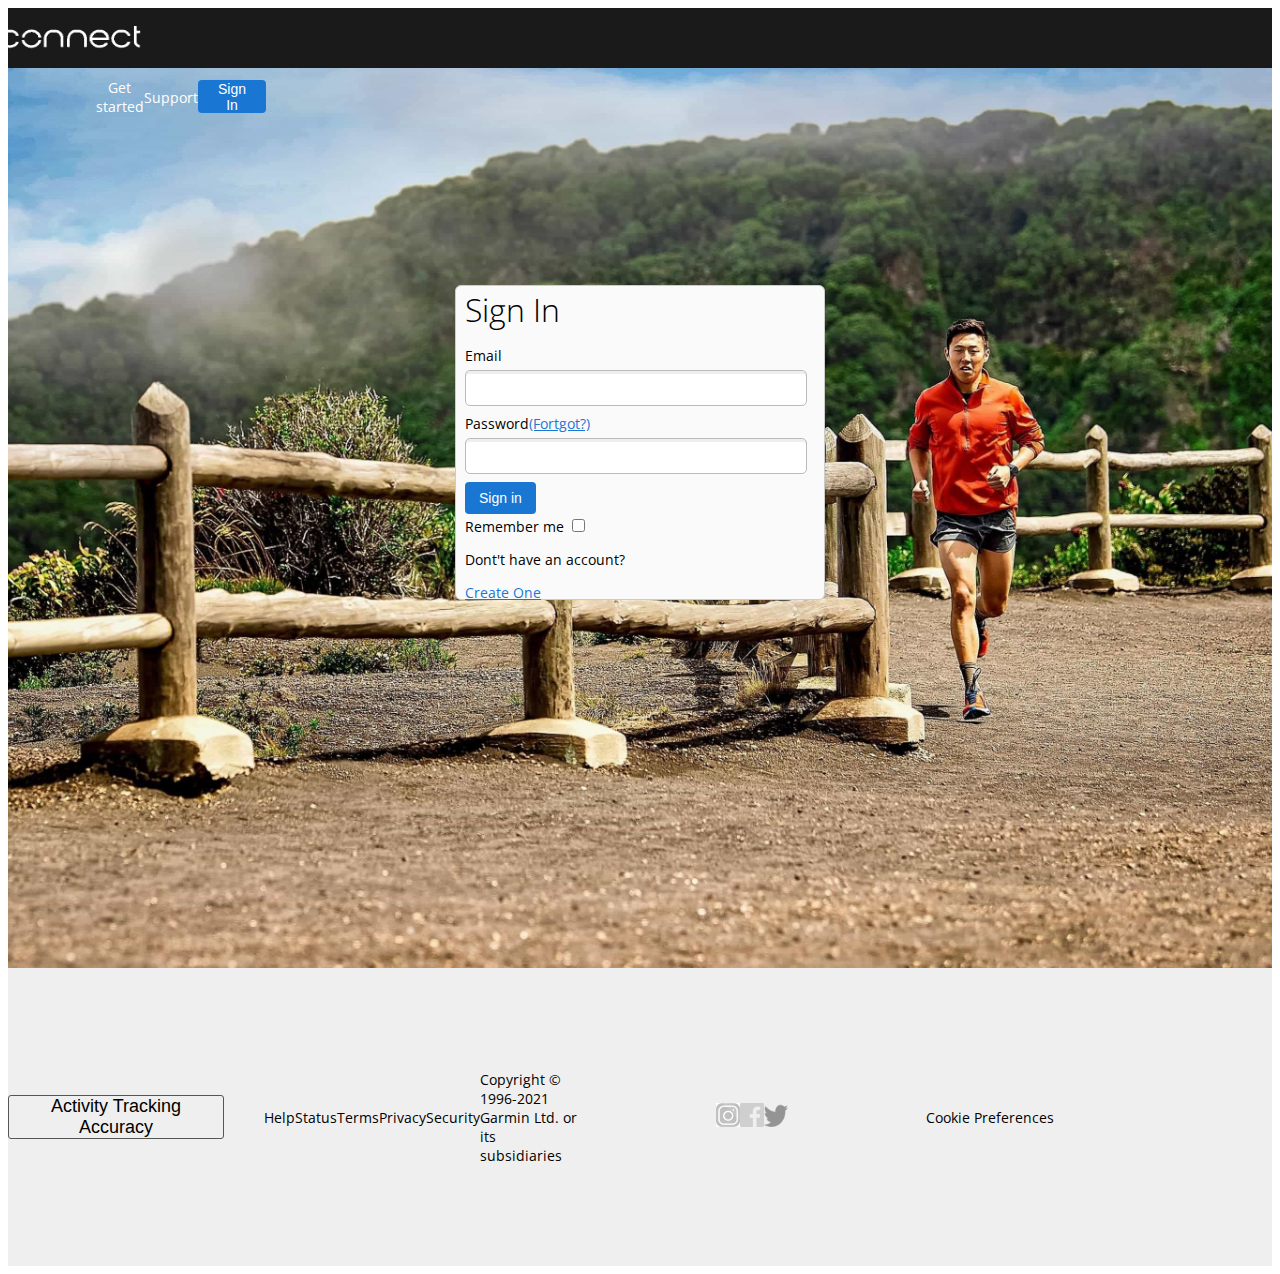
<file: Garmin.html>
<!DOCTYPE html>
<html lang="en">
<head>
    <meta charset="UTF-8">
    <meta http-equiv="X-UA-Compatible" content="IE=edge">
    <meta name="viewport" content="width=device-width, initial-scale=1.0">
    <title>Garmin Connect</title>
    <link href="style.css" rel="stylesheet">
    <link rel="preconnect" href="https://fonts.googleapis.com">
    <link rel="preconnect" href="https://fonts.gstatic.com" crossorigin>
    <link href="https://fonts.googleapis.com/css2?family=Open+Sans:wght@300&display=swap" rel="stylesheet">
</head>
<body>
    <header>
        <div class="menu">
            <nav class="nav">
                <div class="logo">
                    <a href="https: //connect.garmin.com"><img src="logo.png"></a>
                </div>
       
                <div class="links">
                    <ul>
                        <li><a href="https://connect.garmin.com/start/">Get started</a></li>
                        <li><a href="https://connect.garmin.com/support/">Support</a></li>
                        <li><button class="btn" href="https://connect.garmin.com/signin">Sign In</button></li>
                </ul>
                </div>
            </nav>
        </div>
    </header>






    <main class="main">
        <div class="form">
            <form method="post">
                <div class="login">Sign In</div>
                <div>
                    <label for="email">Email</label>
                    <input class="input" type="text" name="wmail" id="email" required>
                </div>

                <div>
                    <label for="password">Password<a href="https://connect.garmin.com/signin/?service=https%3A%2F%2Fconnect.garmin.com%2Fmodern%2F">(Fortgot?)</a></label>
                    <input class="input" type="text" name="password" id="password" required>
                </div>
                
                    <button>Sign in</button> 

                <div>
                    <label for="checkbox">Remember me</label>
                    <input type="checkbox" name="remember-me" value="remember me">
                </div>

                    <p>Dont't have an account?</p><a href="https://connect.garmin.com/signin/?service=https%3A%2F%2Fconnect.garmin.com%2Fmodern%2F">Create One</a>
            </form>
    </div>

    </main>

    <footer class="footer">

        <div class="btn-tracking">
             <button href="https://www.garmin.com/en-GB/legal/atdisclaimer/">Activity Tracking Accuracy</button>
        </div>

        <div class="finlinks">
            <ul>
                <li><a href="https://connect.garmin.com/support/">Help</a></li>
                <li><a href="https://connect.garmin.com/status/">Status</a></li>
                <li><a href="https://www.garmin.com/en-GB/legal/terms-of-use/">Terms</a></li>
                <li><a href="https://www.garmin.com/en-GB/privacy/connect/">Privacy</a></li>
                <li><a href="https://www.garmin.com/en-GB/legal/security/">Security</a></li>
            </ul>
        </div>

        <div class="copyright">
            <p>Copyright © 1996-2021 Garmin Ltd. or its subsidiaries</p>
        </div>

        <div class="social">
            <a href="https://www.instagram.com/garminfitness/"><img src="insta2.png"></a>
            <a href="https://www.facebook.com/garminfit"><img src="fb.png"></a>
            <a href="https://twitter.com/garminfitness"><img src="twit.png"></a>
        </div>
        <div class="cookies">
            <a href="https://connect.garmin.com/signin/">Cookie Preferences</a>
        </div>




        



    </footer>


</body>
</html>

 
<!-- <section class="language-selection">
    <datalis id="language">
        <option value="Eesti"></option>
        <option value="Latviesu"></option>
        <option value="Dansk"></option>
    </datalis>
</section> -->
</file>
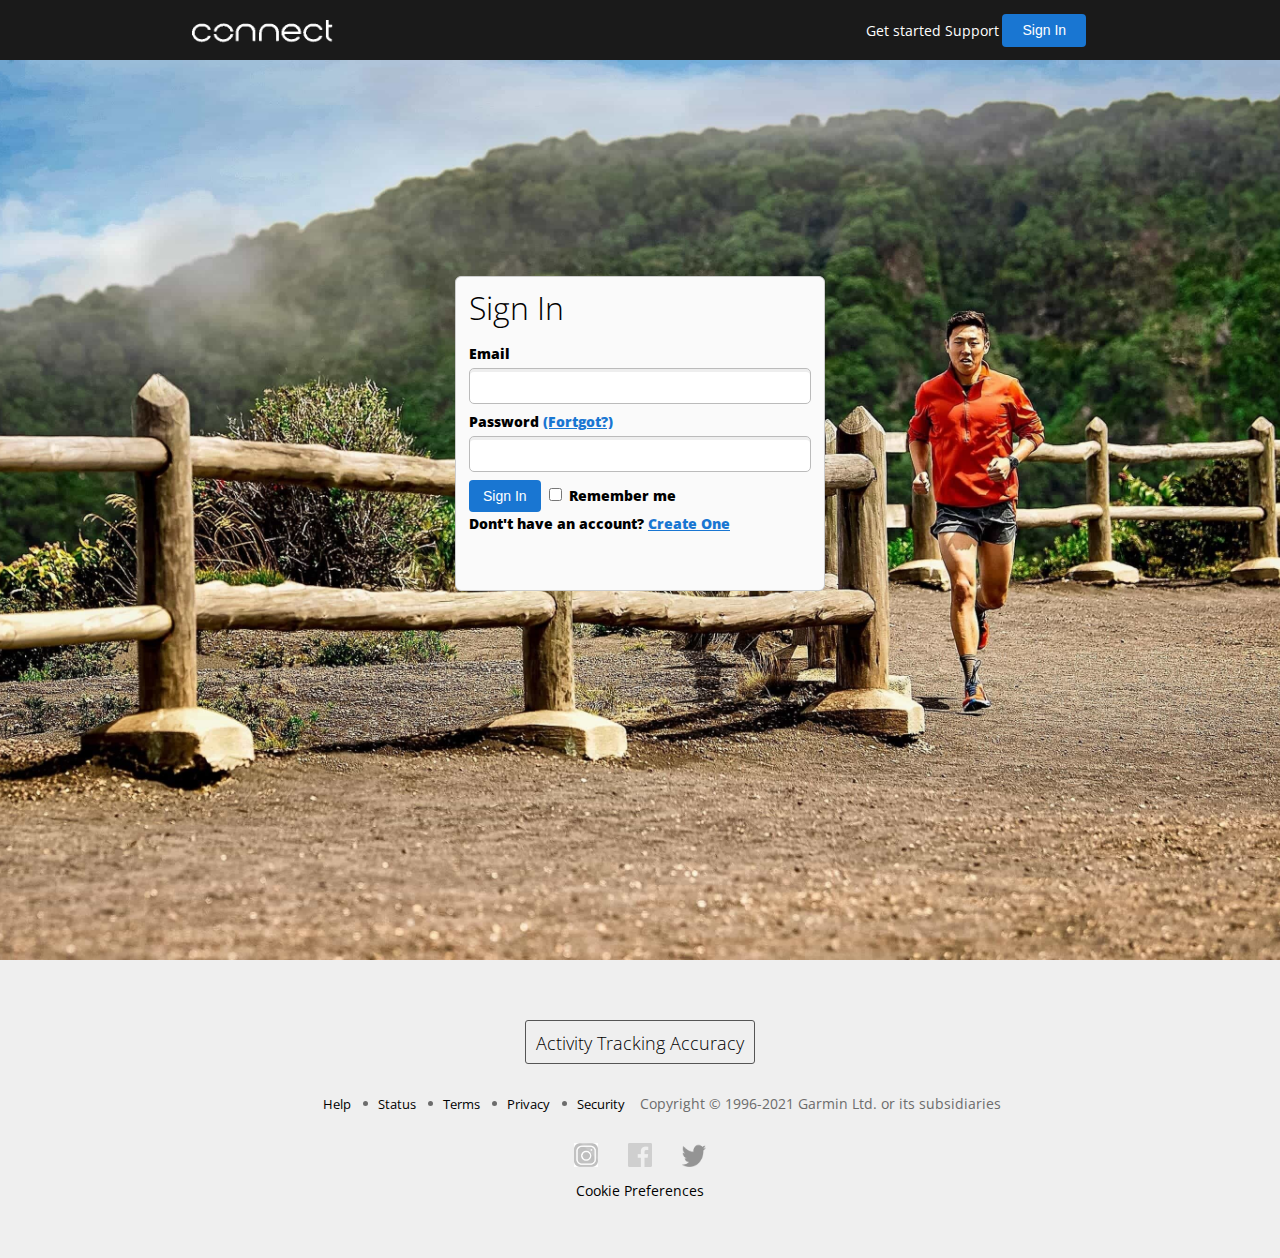
<file: Garmin/Garmin.html>
<!DOCTYPE html>
<html lang="en">
<head>
    <meta charset="UTF-8">
    <meta http-equiv="X-UA-Compatible" content="IE=edge">
    <meta name="viewport" content="width=device-width, initial-scale=1.0">
    <title>Garmin Connect</title>
    <link href="reset.css" rel="stylesheet">
    <link href="style.css" rel="stylesheet">
    <link rel="preconnect" href="https://fonts.googleapis.com">
    <link rel="preconnect" href="https://fonts.gstatic.com" crossorigin>
    <link href="https://fonts.googleapis.com/css2?family=Open+Sans:wght@300&display=swap" rel="stylesheet">
</head>
<body>
    <header>
        <div class="menu">
                <div class="logo">
                    <a href="https: //connect.garmin.com"><img src="logo.png"></a>
                </div>
       
                <div class="links">
                    <ul>
                        <li><a href="https://connect.garmin.com/start/">Get started</a></li>
                        <li><a href="https://connect.garmin.com/support/">Support</a></li>
                        <li><button class="btn" href="https://connect.garmin.com/signin">Sign In</button></li>
                        
                    </ul>
                </div>
        </div>
    </header>


    <main class="main">
        <div class="form">
            <form method="post">
                <div class="login">Sign In</div>
                    <div>
                        <div class="email">
                            <div>
                                <label for="email">Email</label>
                            </div>
                            <div class="inputemail">
                                <input class="input" type="text" name="wmail" id="email" required>
                            </div>
                        </div>

                        <div class="password"></div>
                            <div>
                                <label for="password">Password <a href="https://connect.garmin.com/signin/?service=https%3A%2F%2Fconnect.garmin.com%2Fmodern%2F">(Fortgot?)</a></label>
                            </div>
                            <div>
                                <input class="input" type="text" name="password" id="password" required>
                            </div>
                        </div>
                        
                        <div>
                            <button>Sign In</button>
                            <input type="checkbox" name="remember-me" value="remember me">
                            <label for="checkbox">Remember me</label>
                            
                        </div>
                                <label>Dont't have an account? </label><a href="https://connect.garmin.com/signin/?service=https%3A%2F%2Fconnect.garmin.com%2Fmodern%2F">Create One</a>
                        </div>
                    </div>
                </form>
    </div>

    </main>

    <footer>
        <div class="footer">
            <div class="btn-tracking">
                <button href="https://www.garmin.com/en-GB/legal/atdisclaimer/">Activity Tracking Accuracy</button>
            </div>
            
            <div class="additionals">
                <div class="finlinks">
                        <ul>
                            <li><a href="https://connect.garmin.com/support/">Help</a></li>
                            <li><a href="https://connect.garmin.com/status/">Status</a></li>
                            <li><a href="https://www.garmin.com/en-GB/legal/terms-of-use/">Terms</a></li>
                            <li><a href="https://www.garmin.com/en-GB/privacy/connect/">Privacy</a></li>
                            <li><a href="https://www.garmin.com/en-GB/legal/security/">Security</a></li>
                        </ul>
                </div>

                <div class="copyright">
                    <p>Copyright © 1996-2021 Garmin Ltd. or its subsidiaries</p>
                </div>
            </div>

            

            <div class="social">
                <a href="https://www.instagram.com/garminfitness/"><img src="insta2.png"></a>
                <a href="https://www.facebook.com/garminfit"><img src="fb.png"></a>
                <a href="https://twitter.com/garminfitness"><img src="twit.png"></a>
            </div>
            
            <div class="cookies">
                <a href="https://connect.garmin.com/signin/">Cookie Preferences</a>
            </div>
        </div>




        



    </footer>


</body>
</html>

 
<!-- <section class="language-selection">
    <datalis id="language">
        <option value="Eesti"></option>
        <option value="Latviesu"></option>
        <option value="Dansk"></option>
    </datalis>
</section> -->
</file>
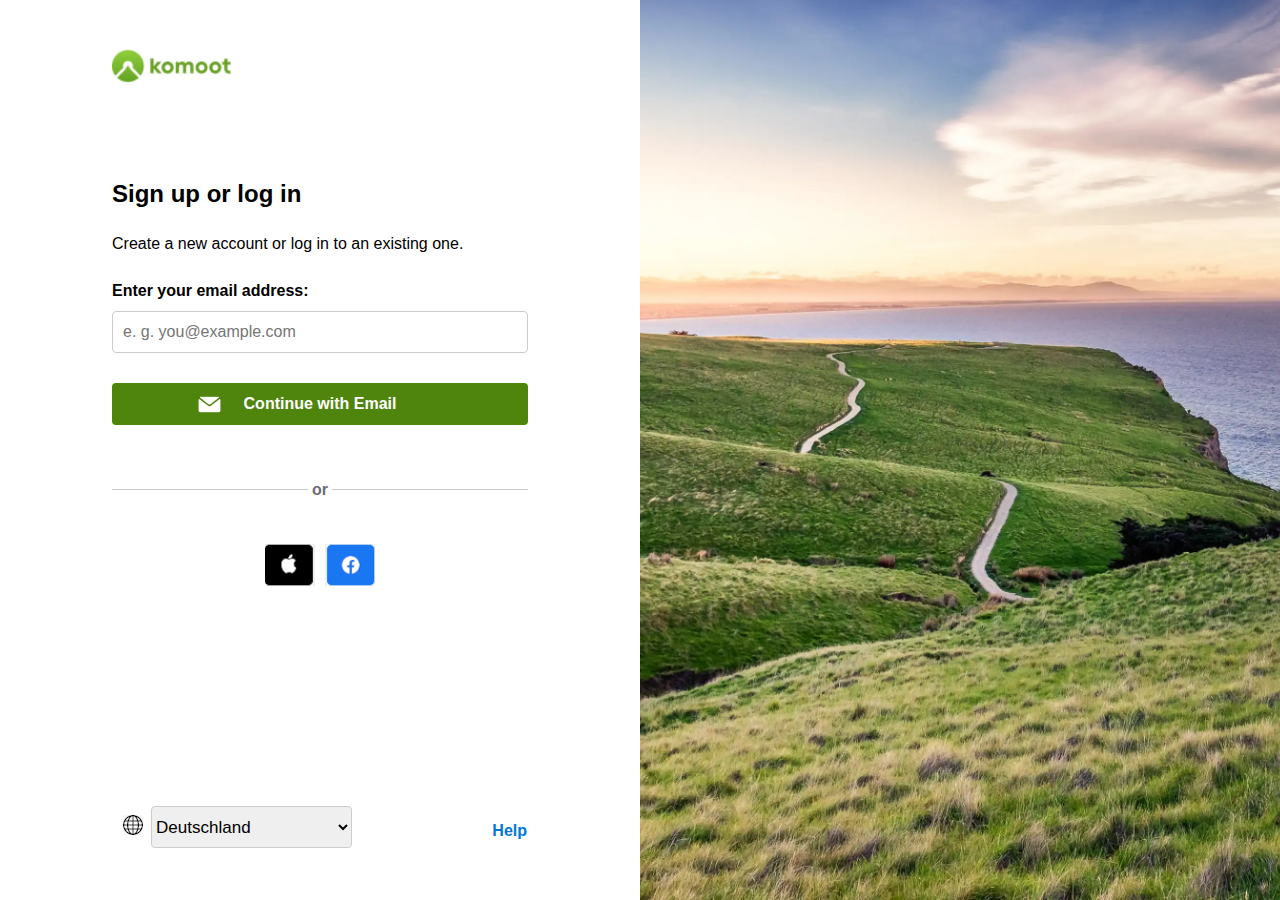
<file: Komoot/Komoot.html>
<!DOCTYPE html>
<html lang="en">
<head>
    <meta charset="UTF-8">
    <meta http-equiv="X-UA-Compatible" content="IE=edge">
    <meta name="viewport" content="width=device-width, initial-scale=1.0">
    <link href="reset.css" rel="stylesheet">
    <link href="style.css" rel="stylesheet">
    <title>Document</title>
</head>
<body>
    <main class="container">
        <div class="leftContainer">
            <div class="mainContainer">
                <div class="logoContainer">
                    <img src="komoot.png">
                </div>
                <div class="formContainer">
                    <div class="navMain">
                            <form>
                                <h4>Sign up or log in</h4>
                                <p>Create a new account or log in to an existing one.</p>
                                <div class="input">
                                    <label for="email">Enter your email address:</label>
                                    <input id="email" type="email" name="email" placeholder="e. g. you@example.com">
                                </div>
                                <button class="email">Continue with Email</button>
                            </form>
                    </div>
                        <div class="line">
                            <div class="hr">
                                <h3 class="or">or</h3>
                            </div>
                        </div>
                        <div class="social">
                            <button class="btnApple" href="https://appleid.apple.com/auth/authorize?response_type=code%20id_token&response_mode=form_post&client_id=de.komoot.web-auth&redirect_uri=https%3A%2F%2Faccount.komoot.com%2Factions%2Fconnect%2Fapple%2Fcallback&state=76fde7f0-7e5f-4ae3-b92a-81bb5177e848&scope=email%20name"></button>
                            <button class="btnFb" href="https://account.komoot.com/signin"></button>
                        </div>
                </div>
                <div class="bottomContainer">
                    <div class="lang">
                        <div class="langIcon">
                           <div class="langIconImg">
                               <img src="globe.png">
                           </div>
                        </div>
                        <div class="langList">
                            <select id="select-language" class="select-language">
                                <optgroup label="Deutsch">
                                    <option value="de_DE">Deutschland</option>
                                    <option value="DE_AT">Österreich</option>
                                    <option value="DE_CH">Schweiz</option>
                                </optgroup>
                                <optgroup label="English">
                                    <option value="en_AU">Australia</option>
                                    <option value="en_GB">Great Britain</option>
                                    <option value="en_US">United States</option>
                                </optgroup>
                                <optgroup label="Italiano">
                                    <option value="it_IT">Italia</option>
                                    <option value="it_CH">Svizzero</option>
                                </optgroup>
                            </select>

                        </div>
                    </div>
                    <div class="help">
                        <a href="https://support.komoot.com/hc/en-us">Help</a>
                    </div>
                </div>
            </div>
        </div>
        <div class="rightContainer">
            <div class="rightMainContainer">
                <div class="mountains"></div>
            </div>
        </div>
     </div>
    
</body>
</html>

<!-- 
<select class="language" name="language">
    <option class="gb" value="en" img src="gb.png">United Kingdom</option>
    <option value="de">Deutsch</option>
    <option value="it">Italiano</option>
</select> -->
</file>
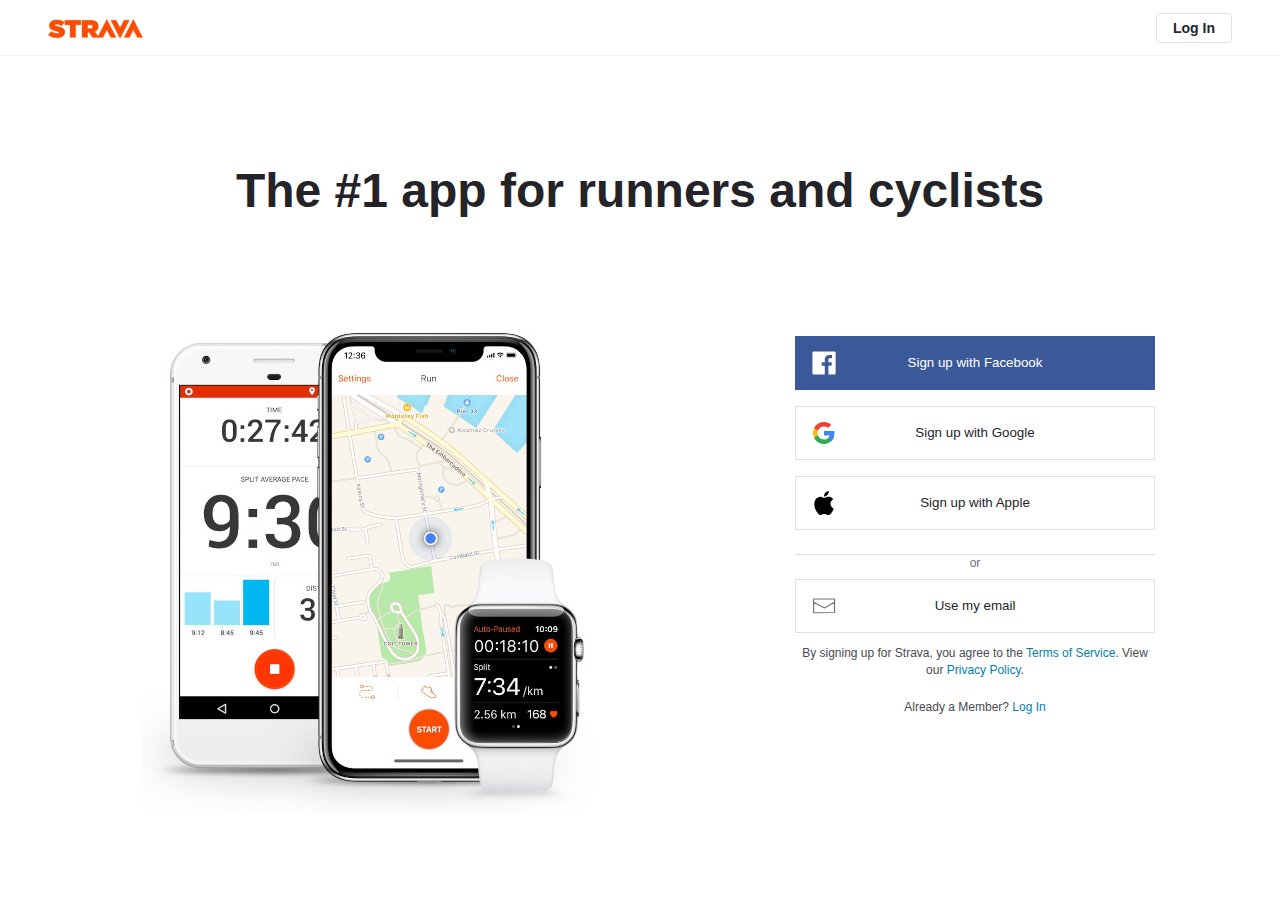
<file: Strava/Strava.html>
<!DOCTYPE html>
<html lang="en">
<head>
    <meta charset="UTF-8">
    <meta http-equiv="X-UA-Compatible" content="IE=edge">
    <meta name="viewport" content="width=device-width, initial-scale=1.0">
    <link href="reset.css" rel="stylesheet">
    <link href="style.css" rel="stylesheet">
    <title>Document</title>
</head>
<body>
    <div class="view">
        <header class="header">
            <div class="header-container">
                <div class="logo">
                    <img src="Strava.png">
                </div>
                <div class="nav">
                    <button class="btn-login" href="https://www.strava.com/login">Log In</button>
                </div>
            </div>
        </header>

        <main>
            <div class="main-container">
                <h2 class="heading">The #1 app for runners and cyclists</h2>
                <div class="main-content">
                    <div class="devices">
                        <div><img src="devices.jpg"></div>
                    </div>
                    <div class="signing">
                        <div class="form1">
                            <ul>
                                <li><button class="btn-fb" href="https://www.facebook.com/">Sign up with Facebook</button></li>
                                <li><button class="btn-google" href="https://www.google.com/">Sign up with Google</button></li>
                                <li><button class="btn-apple" href="https://www.apple.com/">Sign up with Apple</button></li>
                            </ul>
                        </div>
                    
                        <div class="hr">
                            <h2 class="or">or</h2>
                        </div>

                        <div class="form2">
                            <ul>
                                <li><li><button class="btn-email" href="https://www.strava.com/register/free?cta=sign-up&element=button&source=website_show">Use my email</button></li></li>
                            </ul>
                        </div>
                        <div class="finmain">
                            <div class="policy">By signing up for Strava, you agree to the <a href="https://www.strava.com/legal/terms">Terms of Service</a>. View our <a href="https://www.strava.com/legal/privacy">Privacy Policy</a>.</div>
                            <div class="member">Already a Member? <a href="https://www.strava.com/login">Log In</a></div>
                        </div>

                        
                    </div>
                </div>
            </div>

        </main>

        











    </div>
    
</body>
</html>



 <!-- <a class="fb-btn" href="https://www.facebook.com/">Sign up with Facebook</a>
                                <img src="icon-facebook.svg"> -->
</file>
<file: style.css>
header{
    height: 60px;
    background: #1a1a1a;
    display: flex;
    justify-content: space-between;
}
 body{
    font: 400 14px Open Sans,Helvetica Neue,Helvetica,Arial,sans-serif;
 }

.menu{
    display: flex;
    width: 100%;
}


.logo{
    display: flex;
    justify-content: center;
    margin-right: 19%;
    padding: 0;
    width: 50%;
  
}

.logo img{
    display: flex;
    height: 24px;
    width: 142px;
    align-items: center;
    margin-top: 18px;
    margin-bottom: 14px;
}

.links{
    display: flex;
    justify-content: space-between;
    align-items: center;
    margin-left: 19%;
    margin-bottom: 2px;
    width: 50%;
    
}

.menu ul{
    display: flex;
    justify-content: space-around;
    align-items: center;
    width: 50%;
    list-style: none;
}

.menu a{
    display: flex;
    font-family: 'Open Sans', sans-serif;
    font-size: 14px;
    letter-spacing: 0px;
    text-decoration: none;
    color: white;
    text-align: center;
    justify-content: space-between;


} 

.btn{
    background-color: #1976d2;
    color: #fff;
    font-size: 14px;
    height: 33px;
    padding: 0 20px;
    margin: 0;
    cursor: pointer;
    border: none;
    transition: 200ms;
    border-radius: 4px;
}

.btn:hover{
    background-color: #1265c2;
}

.btn:active{
    border: #fff;
    border-width: 2px;
}



.main{
    display: flex;
    justify-content: center;
    align-items: center;
    background-image: url(main.jpg);
    height: 100vh;
    min-height: 800px;
    background-size: cover;
    background-position: center;
}

.login{
    display: flex;
    /* line-height: 33px; */
    font-weight: 300;
    font-size: 32px;
    margin-top: 5px;
    margin-bottom: 15px;
}

.form{
    display: flex;
    justify-content: center;
    align-items: center;
    padding: 9px;
    border: 1px solid #ccc;
    border-radius: 6px;
    height: 295px;
    width: 350px;
    margin-bottom: 12%;
    background-color: #fafafa;
    font-size: 14px;
    font-weight: 400;
} 

.email label{
    display: flex;
    font-weight: bolder;
}

.password label{
    margin-bottom: 200px;
}

.input{
    height: 32px;
    width: 336px;
    background: #fff;
    border: 1px solid #bbb;
    border-radius: 5px;
    box-shadow: inset 0 3px #eee;
    margin-bottom: 8px;
    margin-top: 5px;

}

.input:active{
    border-width: 2px;
    border-color: #1265c2;;
}
.main a{
    color: #1976d2;
    font-weight: 400px;
}

.main a:hover{
    text-decoration: none;
    
}

.main button{
    height: 32px;
    width: 74.53;
    padding: 5px 14px;
    border: none;
    color: #fff;
    border-radius: 4px;
    background-color: #1976d2;
    margin-bottom: 2px;
    font-weight: 400;
    font-size: 14px;
}

.main button:hover{
    background-color: #1265c2;
}

.main button:active{
    border: #fff;
    border-width: 2px;
}


.footer{
    display: flex;
    justify-content: center;
    align-items: center;
    height: 178px;
    width: 100%;
    bottom: 0;
    padding: 60px 0;
    /* text-align: center;
    flex-direction: column;
    justify-content: center; */
    background-color: #EFEFEF;
}

.btn-tracking button{
    display: flex;
    justify-content: center;
    align-items: center;
    font-weight: 200;
    font-size: 18px;
    height: 44px;
    width: 216.17px;
    padding: 10px;
    border-color: #555555;
    border-style: solid;
    border-width: 1px;
    border-radius: 3px; 
    cursor: pointer;
}


.additionals{
    width: 100%;
    display: flex;
    justify-content: center;
    align-items: center;
}

.finlinks ul {
    list-style: none;
    display: flex;
}

.finlinks{
    display: flex;
    width: 50%;
    justify-content: flex-end;
    align-items: center;
}

.finlinks a{
    display: flex;
    justify-content: center;
    align-items: center;
    text-decoration: none;
    color: inherit;
}



.copyrights{
    display: flex;
    justify-content: flex-start;
    align-items: center;
    width: 50%;
    color: #6c6c6c;
    
    
}

.social{
    display: flex;
    justify-content: center;
    align-items: center;
    width: 100%;
}

.social img{
height: 24px;
width: 24px;
color: #6c6c6c;
}

.cookies{
    display: flex;
    width: 100%;
}

.cookies a{
    text-decoration: none;
    display: flex;
    color: inherit;
}




/* a, a:active, a:hover, a:visited {
    text-decoration: none;
    color: inherit;
} */

/* .btn-tracking li:not(:first-of-type)::before{
    width: 5px;
    height: 5px;
    margin: 0 10px 3px 10px;
    content: "";
    display: inline-block;
    border-radius: 50%;
    background-color: #6c6c6c; */
</file>
<file: Garmin/style.css>
header{
    height: 60px;
    background: #1a1a1a;
    display: flex;
    justify-content: center;
}
 body{
    font: 400 14px Open Sans,Helvetica Neue,Helvetica,Arial,sans-serif;
 }

.menu{
    display: flex;
    justify-content: space-between;
    width: 70%;
}


.logo{
    display: block;
    /* justify-content: center;
    align-items: center; */
    /* margin-right: 19%; */
    padding: 0;
    width: 150px;
    
  
}

.logo img{
    display: flex;
    height: 24px;
    width: 142px;
    align-items: center;
    margin-top: 20px;
   
}

.links{
    display: flex;
    justify-content: flex-end;
    align-items: center;
    width: 50%;
   
}

#menuCheckbox {
    display: none;
  }
  
.hamburgerIcon {
    display: none;
    font-size: 2rem;
    color: white;
  }
  
 


.menu ul{
    display: flex;
    justify-content: space-around;
    align-items: center;
    width: 50%;
    list-style: none;
}

.menu a{
    display: block;
    font-family: 'Open Sans', sans-serif;
    font-size: 14px;
    letter-spacing: 0px;
    text-decoration: none;
    color: white;
    text-align: center;
    justify-content: space-between;


} 

.btn{
    background-color: #1976d2;
    color: #fff;
    font-size: 14px;
    height: 33px;
    padding: 0 20px;
    margin: 0;
    cursor: pointer;
    border: none;
    transition: 200ms;
    border-radius: 4px;
}

.btn:hover{
    background-color: #1265c2;
}

.btn:active{
    border: #fff;
    border-width: 2px;
}



.main{
    display: flex;
    justify-content: center;
    align-items: center;
    background-image: url(main.jpg);
    height: 100vh;
    min-height: 800px;
    background-size: cover;
    background-position: center;
}

.login{
    display: flex;
    /* line-height: 33px; */
    font-weight: 300;
    font-size: 32px;
    margin-top: 0px;
    margin-bottom: 15px;
}

.form{
    display: flex;
    justify-content: center;
    align-items: flex-start;
    padding: 9px;
    border: 1px solid #ccc;
    border-radius: 6px;
    height: 295px;
    width: 350px;
    margin-bottom: 12%;
    background-color: #fafafa;
    font-size: 14px;
    font-family: 'Open Sans', sans-serif;
    font-weight: 900;
} 

.email label{
    display: flex;
    font-family: 'Open Sans', sans-serif;
    font-weight: 900;
}

.password label{
    margin-bottom: 200px;
}

.input{
    height: 32px;
    width: 336px;
    background: #fff;
    border: 1px solid #bbb;
    border-radius: 5px;
    box-shadow: inset 0 3px #eee;
    margin-bottom: 8px;
    margin-top: 5px;

}

.input:active{
    border-width: 2px;
    border-color: #1265c2;;
}
.main a{
    color: #1976d2;
    font-family: 'Open Sans', sans-serif;
    font-weight: 900px;
}

.main a:hover{
    text-decoration: none;
    
}

.main button{
    height: 32px;
    width: 74.53;
    padding: 5px 14px;
    border: none;
    color: #fff;
    border-radius: 4px;
    background-color: #1976d2;
    margin-bottom: 2px;
    font-weight: 400;
    font-size: 14px;
}

.main button:hover{
    background-color: #1265c2;
}

.main button:active{
    border: #fff;
    border-width: 2px;
}

.almostlast{
    margin-bottom: 20px;
}

.footer{
    display: flex;
    height: 178px;
    width: 100%;
    padding: 60px 0;
    background-color: #EFEFEF;
    align-items: stretch;
    flex-direction: column;

}




.btn-tracking{
    display: flex;
    flex-direction: row;
    justify-content: center;
}

.btn-tracking button{
    display: block;
    justify-content: center;
    align-items: center;
    background-color: #EFEFEF;
    font-weight: 200;
    font-size: 18px;
    font-family: 'Open Sans', sans-serif;
    height: 44px;
    padding: 10px;
    border-color: #555555;
    border-style: solid;
    border-width: 1px;
    border-radius: 3px; 
    cursor: pointer;
    margin-bottom: 30px;
    
}




.additionals{
    display: flex;
    justify-content: center;
    align-items: center;
    margin-bottom: 30px;
}

.finlinks{
    display: inline-block;
    width: 50%;
}

.finlinks ul {
    list-style: none;
    display: flex;
    flex-direction: row;
    justify-content: flex-end;
    margin-right: 15px;
}




.finlinks ul li{
   
    margin-left: 2px;
} 

.finlinks a{
    /* display: flex;
    justify-content: center;
    align-items: center; */
    text-decoration: none;
    color: inherit;
    font-family: 'Open Sans', sans-serif;
    font-size: 13px;
    font-weight: 1000px;
    width: 50%;
}

.finlinks li:not(:first-of-type)::before{
    width: 5px;
    height: 5px;
    margin: 0 10px 3px 10px;
    content: "";
    display: inline-block;
    border-radius: 50%;
    background-color: #6c6c6c;
}


.copyright{
    display: block;
    width: 50%;
    color: #6c6c6c;
    
    
}

.social{
    display: flex;
    justify-content: center;
    align-items: center;
    width: 100%;
}

.social img{
    margin-left: 15px;
    margin-right: 15px;
}

.social img{
height: 24px;
width: 24px;
color: #6c6c6c;
}

.cookies{
    display: flex;
    justify-content: center;
    width: 100%;
}

.cookies a{
    text-decoration: none;
    display: flex;
    color: inherit;
    margin-top: 10px;
}




@media screen and (max-width: 767px) {

header{
    height: 60px;
    background: #1a1a1a;
    display: flex;
    flex-flow: wrap;
    justify-content: space-between;
    margin: 0;
    padding: 0;
}


.hamburgerIcon {
    /* width: 20px;
    height: 14px; */
    display: block;
    position: absolute;
    top: 0;
    right: 0;
    margin-top: 5px;
    margin-right: 25px;
  }

  #menuCheckbox:checked ~ ul {
    max-height: 100vh;
    background-color: #1a1a1a;
  }

  .hamburgerIcon i {
    font-size: 1.7em;
  }
   
  .links ul {
    display: block;
    max-height: 0;
    overflow: hidden;
    transition: max-height 0.2s;
    width: 100%;
  }

  .links ul a {
    text-align: left;
    width: 100%;
    height: 100vh;
    background: #1a1a1a;
    padding: 10px 0px 10px 30px;
  }
    
  .logo img{
    display: flex;
    height: 24px;
    width: 142px;
    align-items: center;
    margin-top: 20px;
    margin-left: 25px;
   
}

.main{
    background-image: url(mainSmall.jpg);
}

.form{
    margin-bottom: 150px;
}

.additionals{
    flex-direction: column;
    align-items: center;

}

.finlinks{
    width: 90%;
}

.copyright{
    display: flex;
    justify-content: center;
    width: 100%;
}
.copyright p{
    margin-top: 15px;
}
}
</file>
<file: Komoot/style.css>
* {
    box-sizing: border-box;
}

.container{

    display: flex;
    max-width: 1600px;
    height: 100vh;
    
    /* background-color: aquamarine; */
}

.leftContainer{
    width: 50%;
    height: 100%;
}

.mainContainer{
    display: flex;
    flex: 1 1 auto;
    flex-direction: column;
    margin-left: auto;
    margin-right: auto;
    max-width: 32rem;
    min-height: 100vh;
    position: relative;
}

.logoContainer{
    height: 134px;
    padding: 48px;
    width: 100%;
    box-sizing: border-box;
    
}

.logoContainer img{
    cursor: pointer;
}

.formContainer{
    
    display: flex;
    flex-direction: column;
    justify-content: space-between;
    height: 500px;
    width: 100%;
    padding: 48px;   
}



form{
    display: flex;
    flex-direction: column;
    justify-content: space-between;
}

.navMain{
    display: flex;
    height: 243px;
    width: 100%;
}

h4{
    font-family: 'Segoe UI', Tahoma, Geneva, Verdana, sans-serif;
    font-size: 24px;
    font-weight: 600;
}

p, label, .email{
    font-family: 'Segoe UI', Tahoma, Geneva, Verdana, sans-serif;
    font-size: 16px;
    font-weight: 400;

}

 .email{
    background-color: rgb(79, 133, 13);
    height: 42px;
    width: 416px;
    border-radius: 4px;
    border: none;
    color: white;
    padding: 8px 12px;
    font-weight: 600;
    background-image: url(email.png);
    background-repeat: no-repeat;
    background-position: 85px center;
   
}

label{
    font-weight: 600;
}

.input{
    display: flex;
    flex-direction: column;
    font-size: 16px;
    cursor: pointer;
}

.input input{
    height: 42px;
    width: 416px;
    border: 1px rgb(204, 204, 204) solid;
    border-radius: 4px;
    margin-top: 12px;
    font-size: 16px;
    color: rgb(204, 204, 204);
    padding-left: 10px;
}

.input input:focus{
    border: 4px rgba(0, 119, 217, 0.3) solid;
}




.line {
    
    height: 24px;
    width: 100%;
    padding-bottom: 40px;
}


.hr{
    display: block;
    font-size: 12px;
    text-align: center;
    margin-top: 24px;
    margin-bottom: 24px;
    width: 416px;
    border-top: 1px solid rgb(204, 204, 204);
    height: 1px;
    line-height: 1px;
    position: relative;
}

.or{
    display: inline-block;
    height: 24px;
    width: 24px;
    background: #fff;
    color: #6d6d78;
    font-size: 16px;
    font-family: 'Segoe UI', Helvetica, sans-serif;
    text-align: center;
    /* padding: 0 12px; */
    font-weight: 600;
    transform: translateY(-6%);
}


.social{
    display: flex;
    justify-content: center;
    height: 42px;
    width: 100%; 
    
}

.btnApple{
    height: 42px;
    width: 50px;
    background-image: url(APPLE.png);
    border: none;
    margin-right: 5px;
    cursor: pointer;
    
}

.btnFb{
    height: 42px;
    width: 50px;
    background-image: url(FB-ICON.png);
    border: none;
    margin-left: 5px;
    cursor: pointer;
}




.bottomContainer{
    display: flex;
    height: 138px;
    width: 100%;
    padding: 48px;
    margin-top: 50px;
    position: absolute;
    bottom: 0;
}

.lang{
    display: flex;
    width: 265px;
    height: 66px;
    padding: 0 25px 24px 0px;
    align-items: center;
   
}

.langIcon{
    display: flex;
    justify-content: flex-end;
    width: 32px;
    height: 32px;
    padding: 0 0 8px 8px;
   
}

.langIconImg{
    /* background-image: url(globe.png); */
    background-repeat: no-repeat;
    cursor: pointer;
}

.langList{
    width: 217px;
    height: 50px;
    padding: 0 0 8px 8px;
    
}

.select-language{
    height: 42px;
    width: 100%;
    border: #CCCCCC 1px solid;
    border-radius: 4px;
    font-size: 17px;

}

.help{
    display: flex;
    justify-content: flex-end;
    align-items: center;
    width: 150px;
    height: 42px;
    
}
/* 
.helpHelp{
    display: flex;

} */

.help a{
    color: rgb(0, 119, 217);
    font-size: 16;
    font-weight: 600;
    text-decoration: none;
    font-family: 'Segoe UI', Helvetica, sans-serif;

}

.rightContainer{
   
    width: 50%;
    height: 100%;
    
}

.rightMainContainer{
    display: flex;
    flex: 1 1 auto;
    flex-direction: column;
    margin-left: auto;
    margin-right: auto;
    /* max-width: 32rem; */
    min-height: 100vh;
    position: relative;

} 

.mountains{
    width: 100%;
    height: 100vh;
    background-image: url(mountains.jpg);
    background-size: cover;
    background-position: center;
}


@media screen and (max-width: 375px) {

.mountains{
    background-image: none;
}

.leftContainer{
    width: 375px;
}

.formContainer{
    padding: 12px;
    height: 450px;
}

p{
    margin-top: 20px;
} 

.container{
    flex-direction: column;
    height: 812px;
    max-width: 375px;
}

form, .navMain{
    height: 262px;
}

.logoContainer{
    max-width: 375px;
    height: 60px;
    padding: 12px;
}

/* .formContainer{

} */

.form, 
.input, 
.input input, 
.email, 
.line 
.hr{
    width: 351px;
}

.email{
    margin-top: 25px;
    background-position: 60px center;
}

.input label{
    margin-top: 40px;
}

.rightContainer{
    width: 0;
    height: 0;
}

.select-language{
    background-color: #fff;
}

.bottomContainer{
    padding: 12px;
    height: 66px;
}

}
</file>
<file: Strava/style.css>
*{
    box-sizing: border-box;
}

body{
    font-family: 'Segoe UI', Helvetica, sans-serif;
    background-color: #fff;
    color: #242428;
    font-size: 14px;
    line-height: 1.45;
}

.view{
    display: flex;
    flex-direction: column;
    justify-content: space-between;
    min-height: 100vh;
    box-sizing: border-box;
}

.header{
    display: block;
    background-color: #fff;
    border-bottom: #f0f0f5 solid 1px;
    text-align: center;
    box-sizing: border-box;
    font-family: 'Segoe UI', Helvetica, sans-serif;
}

.header-container{
    display: flex;
    flex-direction: row;
    justify-content: space-between;
    align-items: center;
    height: 55px;
    width: 1216px;
    margin-right: auto;
    margin-left: auto;
    padding-left: 16px;
    padding-right: 16px;
}



.logo{
    display: block;
    margin-top: 8px;

   
}


.nav{
    display: block;
    width: 1121px;
    text-align: right;
    box-sizing: border-box;

}

.btn-login{
    display: inline-flex; 
    border: 1px solid transparent;
    border-radius: 4px;
    flex-direction: row;
    justify-content: center;
    text-align: center;
    align-items: center;
    text-decoration: none;
    box-sizing: border-box;
    font-size: 14px;
    font-weight: 700;
    color: #242428;
    padding: 6px 16px;
    background-color: #fff;
    border-color: #dfdfe8;
}

.btn-login:hover{
    background-color: #f2f2f2;
}

.btn-login:active{
    border: #fff;
    border-width: 2px;
}

.main-container{
    display: block;
    margin-top: 80px;
    margin-bottom: 80px;
    width: 1248px;
    margin-right: auto;
    margin-left: auto;
    padding-left: 16px;
    padding-right: 16px;
}

.heading{
    display: block;
    text-align: center;
    margin-bottom: 60px;
    margin-top: 0;
    font-size: 48px;
    font-weight: 700;
    font-family: 'Segoe UI', Helvetica, sans-serif;

}

.main-content{
    display: flex;
    justify-content: center;
  
}

.devices{
    display: block;
    min-height: 1px;
    padding-left: 16px;
    padding-right: 16px;
    margin-right: 170px;
    margin-top: 30px;
}

.signing{
    display: inline-block;
    text-align: center;
    margin-top: 50px;
    


}

.form1{
    display: block;
}

.btn-fb{
    display: block;
    color: #fff;
    background-color: #3b5998;
    border: #3b5998 1px solid;
    height: 54px;
    width: 360px;
    background-image: url(icon-facebook.svg);
    background-repeat: no-repeat;
    background-size: 24px;
    background-position: 16px center;
    cursor: pointer;
    margin-bottom: 16px;
}

.btn-fb:hover{
    background-color: #2d446b;
}


.btn-google{
    display: block;
    color: #242428;
    background-color: #fff;
    border: #dfdfe8 1px solid;
    height: 54px;
    width: 360px;
    background-image: url(icon-google.svg);
    background-repeat: no-repeat;
    background-size: 24px;
    background-position: 16px center;
    cursor: pointer;
    margin-bottom: 16px;
}

.btn-google:hover{
    background-color: #f5f5f5;
    border-color: #292929
}

.btn-apple{
    display: block;
    color: #242428;
    background-color: #fff;
    border: #dfdfe8 1px solid;
    height: 54px;
    width: 360px;
    background-image: url(icon-apple.svg);
    background-repeat: no-repeat;
    background-size: 24px;
    background-position: 16px center;
    cursor: pointer
}

.btn-apple:hover{
    background-color: #f5f5f5;
    border-color: #292929;
}

.hr{
    display: block;
    font-size: 12px;
    text-align: center;
    margin-top: 24px;
    margin-bottom: 24px;
    width: 360px;
    border-top: 1px solid #dfdfe8;
    height: 1px;
}

.or{
    display: inline-block;
    background-color: #fff;
    color: #6d6d78;
    display: inline-block;
    font-size: 12px;
    font-family: 'Segoe UI', Helvetica, sans-serif;
    text-align: center;
    padding: 0 12px;
}

.btn-email{
    display: block;
    color: #242428;
    background-color: #fff;
    border: #dfdfe8 1px solid;
    height: 54px;
    width: 360px;
    background-image: url(icon-email.svg);
    background-repeat: no-repeat;
    background-size: 24px;
    background-position: 16px center;
    cursor: pointer
}

.btn-email:hover{
    background-color: #f5f5f5;
    border-color: #292929;
}

.finmain{
    display: block;
    width: 360px;
}

.policy{
    font-size: 12px;
    margin-top: 12px;
    color: #494950;
    text-align: center;
    margin-bottom: 20px;
}

.policy a{
    text-decoration: none;
    color: #007FB6;;
}

.policy a:hover{
    text-decoration: underline;
    color: #2d446b
}

.member{
    font-size: 12px;
    margin-top: 12px;
    color: #494950;
    text-align: center;
    margin-bottom: 20px;
}

.member a{
    text-decoration: none;
    color: #007FB6;;
}

.member a:hover{
    text-decoration: underline;
    color: #2d446b
}
</file>
